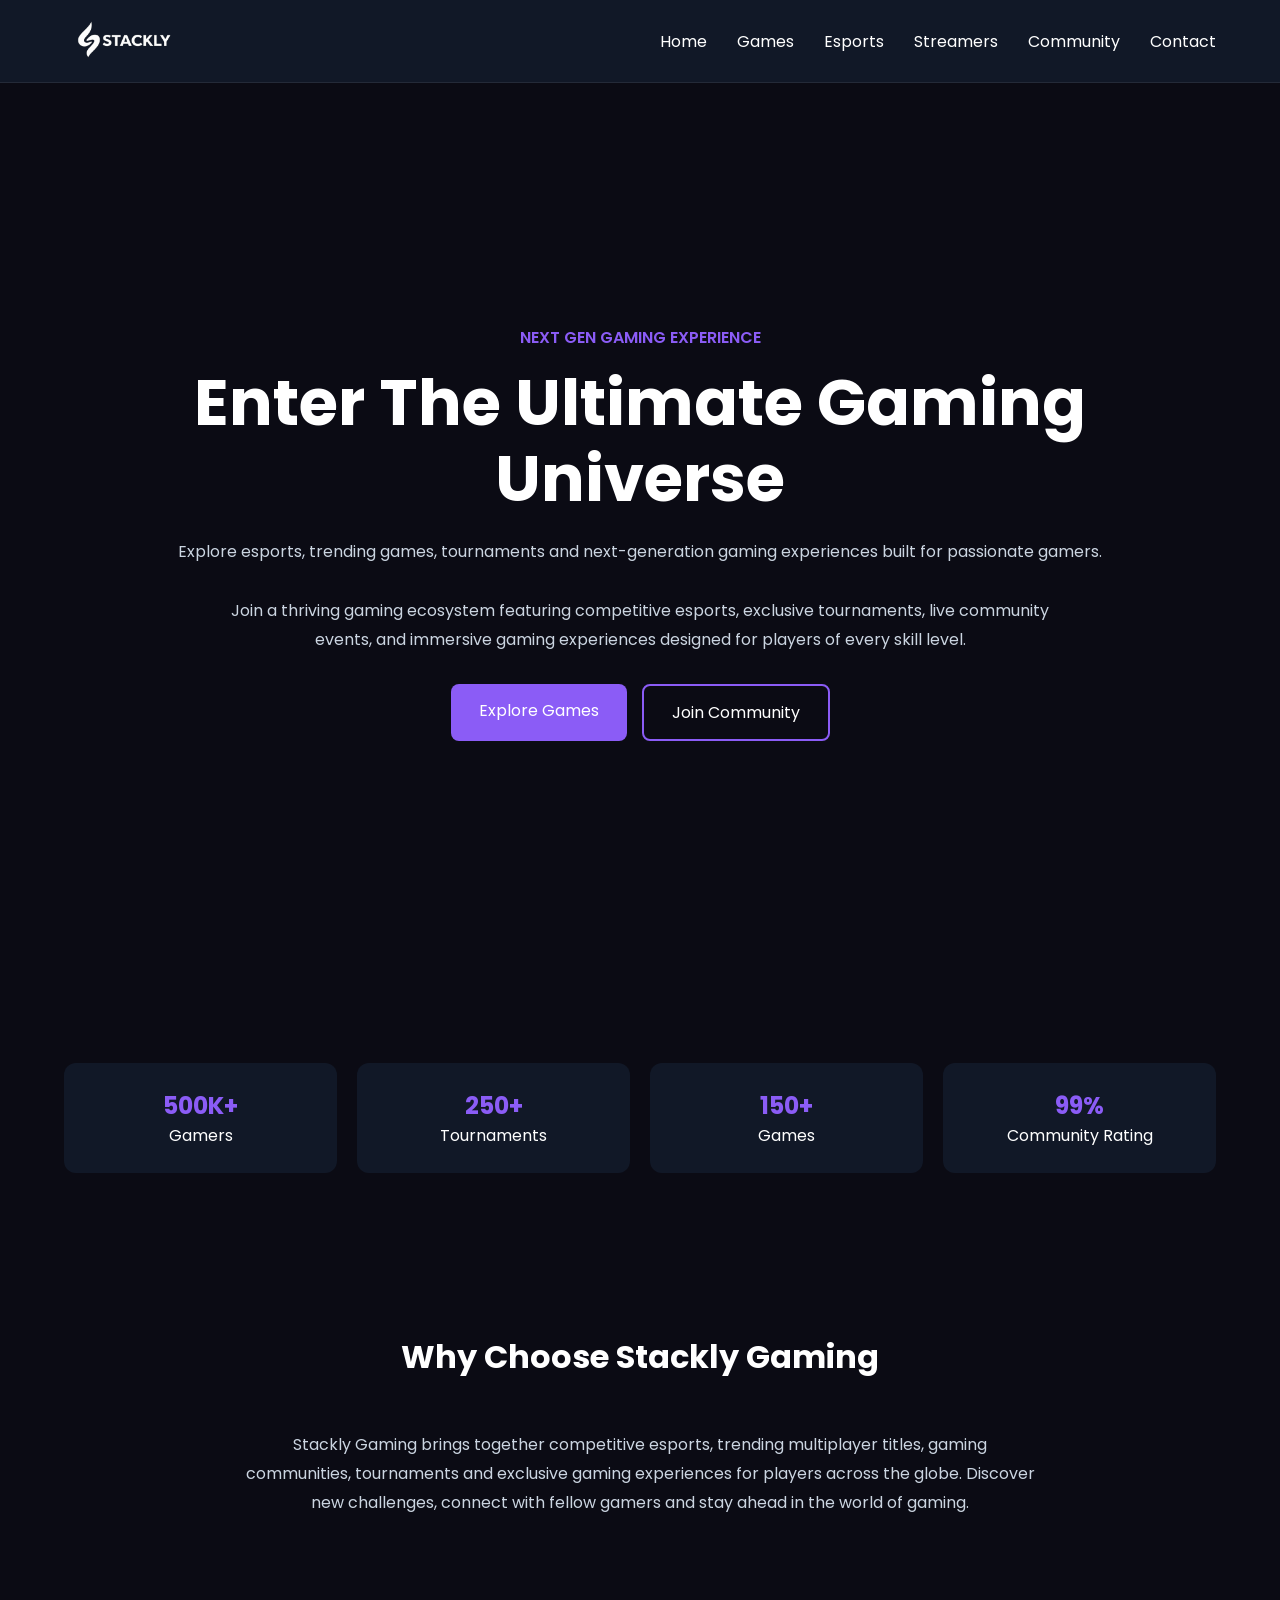
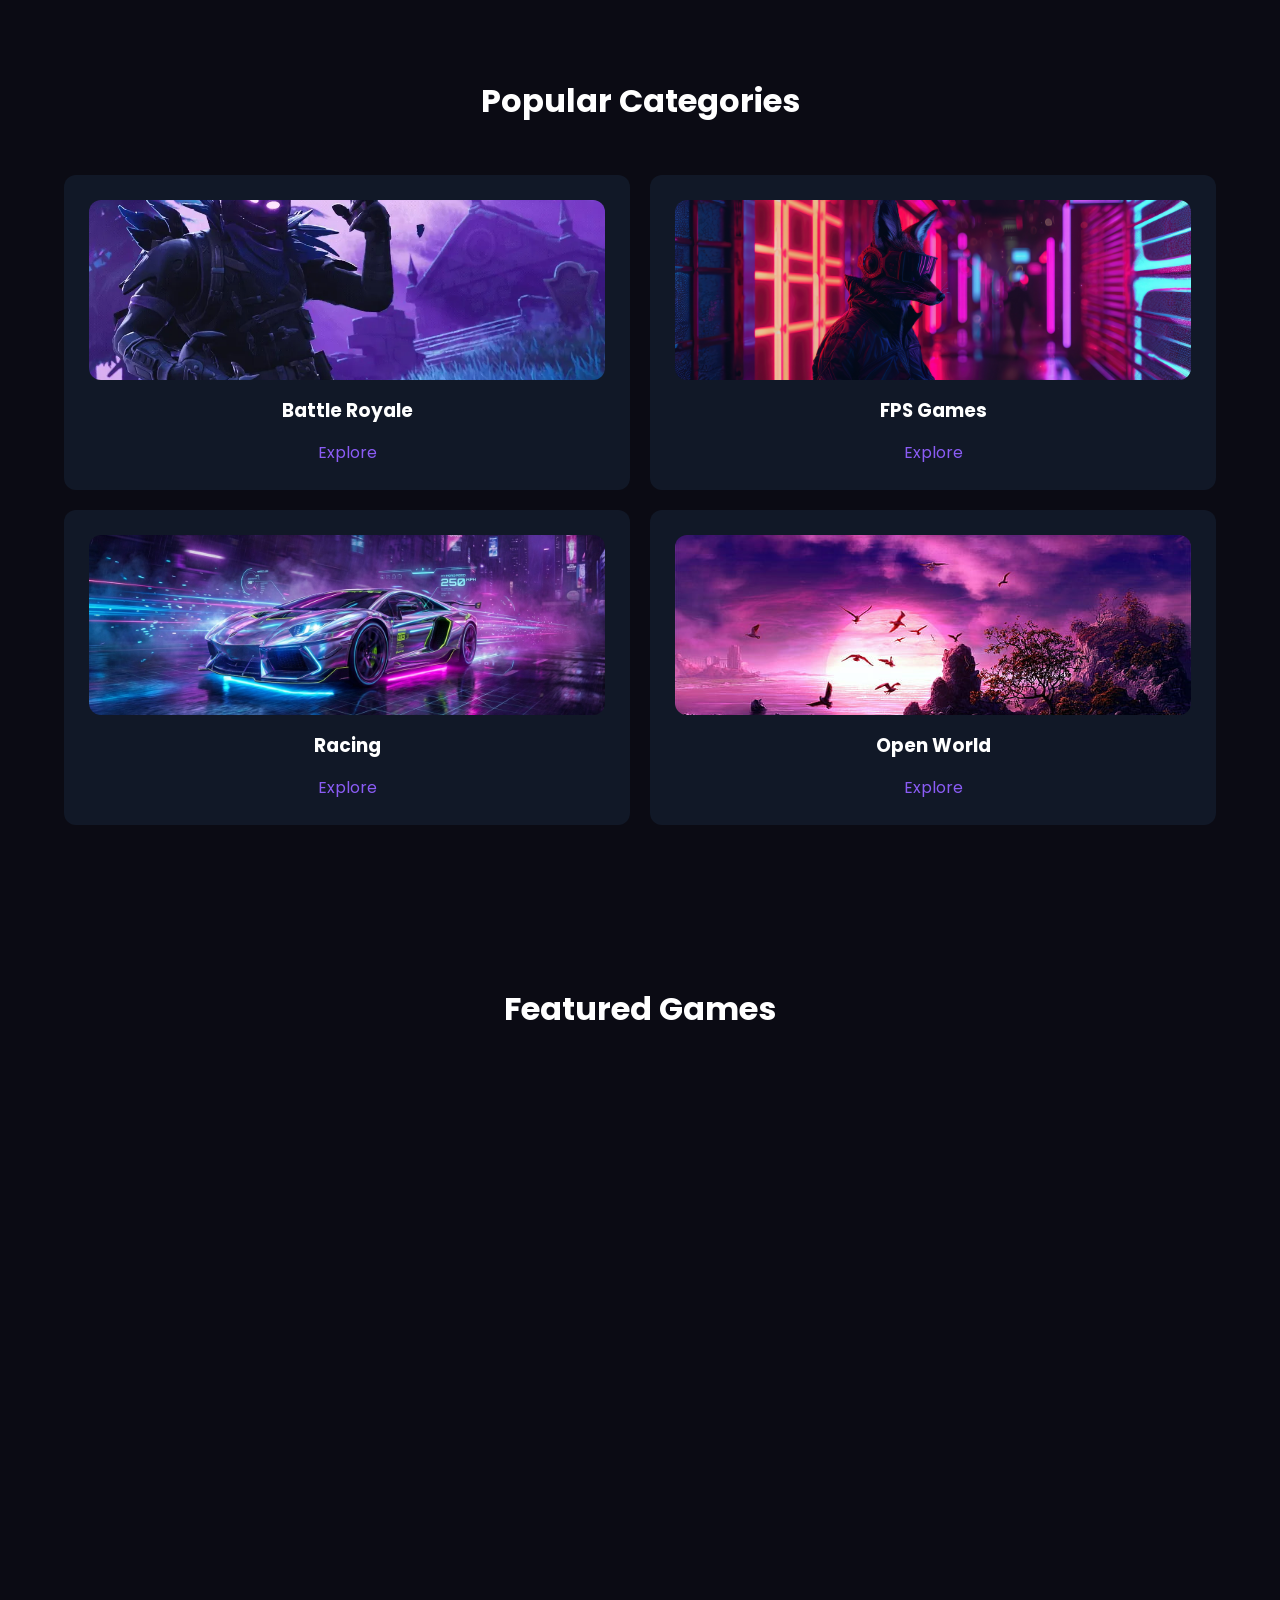
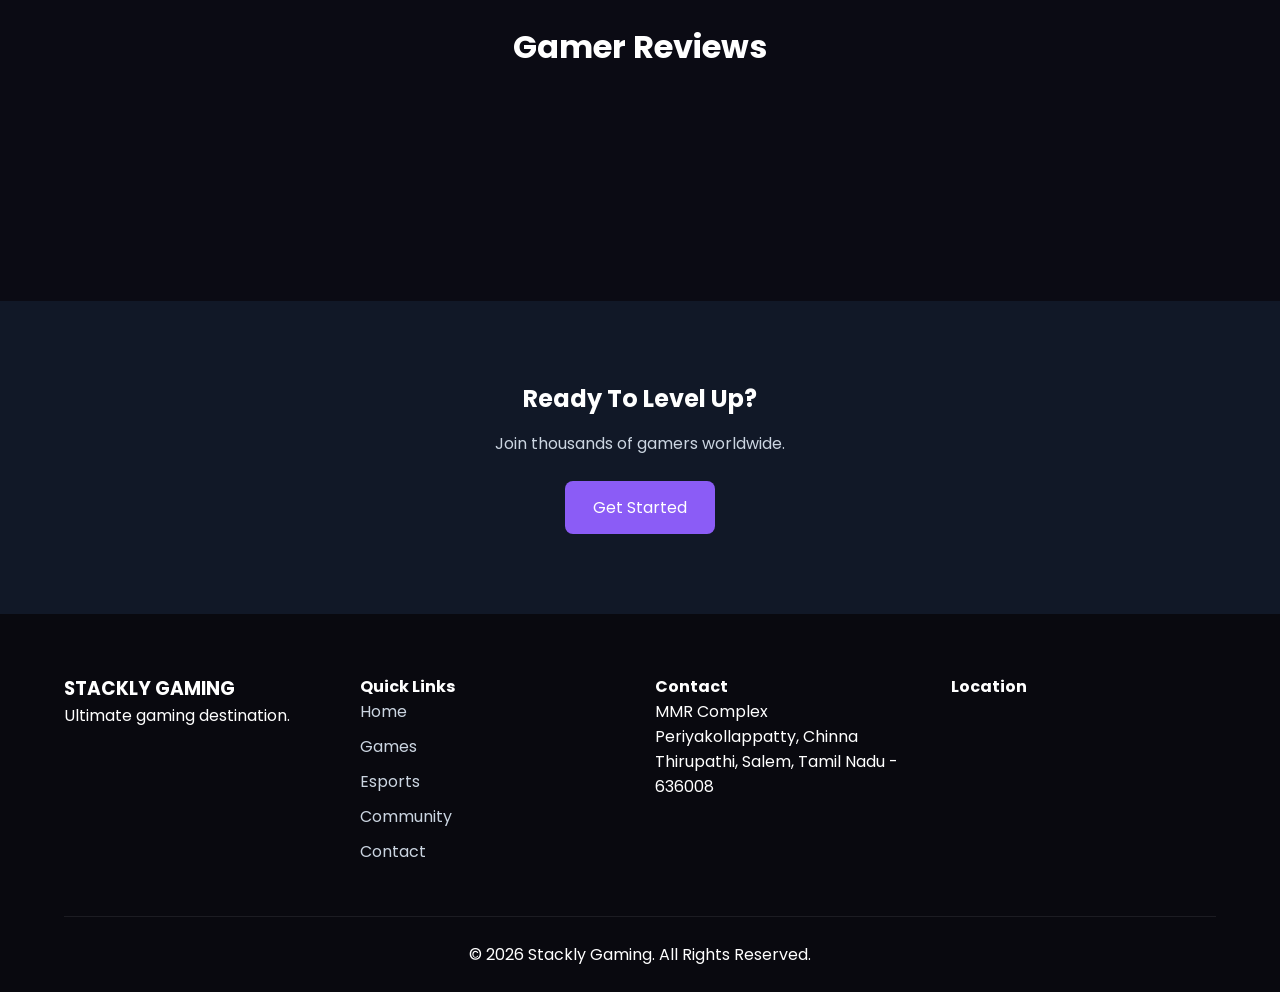
<file: index.html>
<!DOCTYPE html>
<html lang="en">

<head>

    <meta charset="UTF-8">
    <meta name="viewport" content="width=device-width, initial-scale=1.0">

    <title>STACKLY | Gaming Themes</title>

    <link rel="stylesheet" href="style.css">

    <link href="https://fonts.googleapis.com/css2?family=Poppins:wght@300;400;500;600;700;800&display=swap" rel="stylesheet">

</head>

<body>

    <!-- PRELOADER -->

    <div id="preloader">

        <div class="loader-content">

            <img src="loggo.webp" alt="Stackly Logo">

            <div class="loader-bar">
                <div class="loader-fill"></div>
            </div>

        </div>

    </div>

    <!-- HEADER -->

    <header class="header">

        <div class="container">

            <div class="nav-top">

                <a href="index.html" class="logo">

                    <img src="logo.png" alt="Stackly">

                </a>

                <button id="menuBtn" class="menu-btn">

                    ☰

                </button>

            </div>

            <nav id="navLinks" class="navbar">

                <ul class="nav-links">

                    <li><a href="index.html">Home</a></li>

                    <li><a href="404.html">Games</a></li>

                    <li><a href="404.html">Esports</a></li>

                    <li><a href="404.html">Streamers</a></li>

                    <li><a href="404.html">Community</a></li>

                    <li><a href="404.html">Contact</a></li>

                </ul>

            </nav>

        </div>

    </header>

    <!-- HERO -->

    <section class="hero">

        <div class="container">

            <div class="hero-content">

                <p class="tag">
                    NEXT GEN GAMING EXPERIENCE
                </p>

                <h1>
                    Enter The Ultimate Gaming Universe
                </h1>

                <p class="hero-text">

                    Explore esports, trending games,
                    tournaments and next-generation gaming
                    experiences built for passionate gamers.

                </p>
                
                <p class="hero-extra">

    Join a thriving gaming ecosystem featuring competitive esports,
    exclusive tournaments, live community events, and immersive
    gaming experiences designed for players of every skill level.

</p>

                <div class="hero-buttons">

                    <a href="404.html" class="btn btn-primary">
                        Explore Games
                    </a>

                    <a href="404.html" class="btn btn-outline">
                        Join Community
                    </a>

                </div>

            </div>

        </div>

    </section>

    <!-- STATS -->

    <section class="stats">

        <div class="container">

            <div class="stats-grid">

                <div class="stat-card">
                    <h2>500K+</h2>
                    <p>Gamers</p>
                </div>

                <div class="stat-card">
                    <h2>250+</h2>
                    <p>Tournaments</p>
                </div>

                <div class="stat-card">
                    <h2>150+</h2>
                    <p>Games</p>
                </div>

                <div class="stat-card">
                    <h2>99%</h2>
                    <p>Community Rating</p>
                </div>

            </div>

        </div>

    </section>
    <section class="about-gaming">

    <div class="container">

        <div class="section-heading">

            <h2>
                Why Choose Stackly Gaming
            </h2>

        </div>

        <p class="about-text">

            Stackly Gaming brings together competitive esports,
            trending multiplayer titles, gaming communities,
            tournaments and exclusive gaming experiences for
            players across the globe. Discover new challenges,
            connect with fellow gamers and stay ahead in the
            world of gaming.

        </p>

    </div>

</section>

    <!-- GAME CATEGORIES -->

    <section class="categories">

        <div class="container">

            <div class="section-heading">

                <h2>
                    Popular Categories
                </h2>

            </div>

            <div class="category-grid">

              <div class="category-card">
    <img src="battle-royale.jpg" alt="">
    <h3>Battle Royale</h3>
    <a href="404.html">Explore</a>
</div>

               <div class="category-card">
    <img src="fps-game.jpg" alt="">
    <h3>FPS Games</h3>
    <a href="404.html">Explore</a>
</div>

             <div class="category-card">
    <img src="racing-game.jpg" alt="">
    <h3>Racing</h3>
    <a href="404.html">Explore</a>
</div>

                <div class="category-card">
    <img src="openworld-game.jpg" alt="">
    <h3>Open World</h3>
    <a href="404.html">Explore</a>
</div>

            </div>

        </div>

    </section>

    <!-- FEATURED GAMES -->

    <section class="games">

        <div class="container">

            <div class="section-heading">

                <h2>
                    Featured Games
                </h2>

            </div>

            <div class="games-grid">

               <div class="game-card">

    <img src="cyber-legends.jpg" alt="">

    <h3>Cyber Legends</h3>

    <p>Futuristic multiplayer adventure.</p>

    <a href="404.html">View Details</a>

</div>

             <div class="game-card">

    <img src="warzone-elite.jpg" alt="">

    <h3>Warzone Elite</h3>

    <p>Competitive esports battlefield.</p>

    <a href="404.html">View Details</a>

</div>

              <div class="game-card">

    <img src="speed-rush.jpg" alt="">

    <h3>Speed Rush</h3>

    <p>Ultimate racing challenge.</p>

    <a href="404.html">View Details</a>

</div>

            </div>

        </div>

    </section>

    <!-- TESTIMONIALS -->

    <section class="testimonials">

        <div class="container">

            <div class="section-heading">

                <h2>
                    Gamer Reviews
                </h2>

            </div>

            <div class="testimonial-grid">

                <div class="testimonial-card">

                    <p>
                        Amazing platform for gaming lovers.
                    </p>

                    <h4>
                        Alex Carter
                    </h4>

                </div>

                <div class="testimonial-card">

                    <p>
                        Best esports and community experience.
                    </p>

                    <h4>
                        Sarah Miller
                    </h4>

                </div>

            </div>

        </div>

    </section>

    <!-- CTA -->

    <section class="cta">

        <div class="container">

            <h2>
                Ready To Level Up?
            </h2>

            <p>
                Join thousands of gamers worldwide.
            </p>

            <a href="404.html" class="btn btn-primary">
                Get Started
            </a>

        </div>

    </section>

    <!-- FOOTER -->

    <footer class="footer">

        <div class="container">

            <div class="footer-grid">

                <div>

                    <h3>STACKLY GAMING</h3>

                    <p>
                        Ultimate gaming destination.
                    </p>

                </div>

                <div>

                    <h4>Quick Links</h4>

                    <ul>

                        <li><a href="index.html">Home</a></li>
                        <li><a href="404.html">Games</a></li>
                        <li><a href="404.html">Esports</a></li>
                        <li><a href="404.html">Community</a></li>
                        <li><a href="404.html">Contact</a></li>

                    </ul>

                </div>
                     <div>

                    <h4>Contact</h4>

                    <p>MMR Complex</p>
                    <p>Periyakollappatty, Chinna</p>
                    <p>Thirupathi, Salem, Tamil Nadu - 636008</p>

                </div>
                <div>

    <h4>Location</h4>

    <iframe src="https://www.google.com/maps/embed?pb=!1m18!1m12!1m3!1d3907.1616102942394!2d78.16910888104199!3d11.682956558942367!2m3!1f0!2f0!3f0!3m2!1i1024!2i768!4f13.1!3m3!1m2!1s0x3babefef7fd970bb%3A0xe11aef1a71994f9!2sStackly!5e0!3m2!1sen!2sus!4v1780504168425!5m2!1sen!2sus" 
    width="100%" height="180" 
    style="border:0;" 
    allowfullscreen="" 
    loading="lazy" 
    referrerpolicy="no-referrer-when-downgrade"></iframe>

</div>

            </div>

            <div class="footer-bottom">

                <p>
                    © 2026 Stackly Gaming. All Rights Reserved.
                </p>

            </div>

        </div>

    </footer>

    <script src="script.js"></script>

</body>

</html>
</file>
<file: style.css>
/* =========================
   GLOBAL
========================= */

*{
    margin:0;
    padding:0;
    box-sizing:border-box;
}

html{
    scroll-behavior:smooth;
}

body{
    font-family:'Poppins',sans-serif;
    background:#0b0b14;
    color:white;
    overflow-x:hidden;
}

a{
    text-decoration:none;
}

ul{
    list-style:none;
}

img{
    max-width:100%;
    display:block;
}

.container{
    width:90%;
    max-width:1200px;
    margin:auto;
}

/* =========================
   PRELOADER
========================= */

#preloader{
    position:fixed;
    inset:0;
    background:#0b0b14;
    display:flex;
    justify-content:center;
    align-items:center;
    z-index:9999;
}

.loader-content{
    text-align:center;
}

.loader-content img{
    width:180px;
    margin:auto;
    margin-bottom:20px;
}

.loader-bar{
    width:220px;
    height:4px;
    background:#222;
    border-radius:20px;
    overflow:hidden;
}

.loader-fill{
    height:100%;
    width:0;
    background:linear-gradient(90deg,#8b5cf6,#ec4899);
    animation:loading 1.5s linear forwards;
}

@keyframes loading{

    from{
        width:0;
    }

    to{
        width:100%;
    }

}

/* =========================
   HEADER
========================= */

.header{
    position:sticky;
    top:0;
    z-index:1000;
    background:#111827;
    border-bottom:1px solid rgba(255,255,255,0.08);
}

.header .container{
    padding:1px 0;
}

.nav-top{
    display:flex;
    justify-content:space-between;
    align-items:center;
}

.logo img{
    width:120px;
}
.logo{
    position:relative;
    z-index:1001;
}

.menu-btn{
    background:none;
    border:none;
    color:white;
    font-size:1.8rem;
    cursor:pointer;

    position:relative;
    z-index:1001;
}

.navbar{
    display:none;
}

.navbar.show{
    display:block;

    position:fixed;
    top:0;
    left:0;

    width:100%;
    height:100vh;

    background:#111827;

    z-index:999;

    padding-top:100px;
}

.nav-links{
    display:flex;
    flex-direction:column;
    gap:30px;
    margin-left:30px;
}

.nav-links a{
    color:white;
    transition:0.3s;
}

.nav-links a:hover{
    color:#8b5cf6;
}

/* =========================
   HERO
========================= */

.hero{
    min-height:100vh;
    display:flex;
    align-items:center;
    text-align:center;
    background:
    linear-gradient(rgba(11,11,20,.88),rgba(11,11,20,.88)),
    url("https://images.unsplash.com/photo-1542751371-adc38448a05e?auto=format&fit=crop&w=1600&q=80");
    background-size:cover;
    background-position:center;
}

.hero-content{
    animation:fadeUp 1.2s ease;
}

.tag{
    color:#8b5cf6;
    font-weight:600;
    margin-bottom:15px;
}

.hero h1{
    font-size:2.8rem;
    line-height:1.2;
    margin-bottom:20px;
}

.hero-text{
    color:#cbd5e1;
    margin-bottom:30px;
    line-height:1.8;
}
.hero-extra{
    color:#cbd5e1;
    line-height:1.8;
    max-width:850px;
    margin:0 auto 30px;
}

.hero-buttons{
    display:flex;
    flex-direction:column;
    gap:15px;
}

.btn{
    padding:14px 28px;
    border-radius:8px;
    display:inline-block;
    transition:.3s;
}

.btn-primary{
    background:#8b5cf6;
    color:white;
}

.btn-primary:hover{
    transform:translateY(-4px);
}

.btn-outline{
    border:2px solid #8b5cf6;
    color:white;
}

.btn-outline:hover{
    background:#8b5cf6;
}

/* =========================
   SECTION
========================= */

section{
    padding:80px 0;
}

.section-heading{
    text-align:center;
    margin-bottom:50px;
}

.section-heading h2{
    font-size:2rem;
}

/* =========================
   STATS
========================= */

.stats-grid,
.category-grid,
.games-grid,
.testimonial-grid{
    display:grid;
    gap:20px;
}

.stat-card,
.category-card,
.game-card,
.testimonial-card{
    background:#111827;
    padding:25px;
    border-radius:12px;
    text-align:center;
    transition:.3s;
}

.stat-card:hover,
.category-card:hover,
.game-card:hover,
.testimonial-card:hover{
    transform:translateY(-8px);
    box-shadow:0 0 25px rgba(139,92,246,.35);
}

.stat-card h2{
    color:#8b5cf6;
}






.about-gaming{
    text-align:center;
}

.about-text{
    max-width:800px;
    margin:auto;
    color:#cbd5e1;
    line-height:1.8;
}





/* =========================
   LINKS
========================= */

.category-card a,
.game-card a{
    display:inline-block;
    margin-top:15px;
    color:#8b5cf6;
}

/* =========================
   CTA
========================= */

.cta{
    text-align:center;
    background:#111827;
}

.cta h2{
    margin-bottom:15px;
}

.cta p{
    margin-bottom:25px;
    color:#cbd5e1;
}

/* =========================
   FOOTER
========================= */

.footer{
    background:#09090f;
    padding-top:60px;
}

.footer-grid{
    display:grid;
    gap:30px;
}

.footer a{
    color:#cbd5e1;
}

.footer a:hover{
    color:#8b5cf6;
}

.footer li{
    margin-bottom:10px;
}

.footer-bottom{
    text-align:center;
    padding:25px 0;
    margin-top:30px;
    border-top:1px solid rgba(255,255,255,.08);
}

/* =========================
   ANIMATIONS
========================= */

@keyframes fadeUp{

    from{
        opacity:0;
        transform:translateY(40px);
    }

    to{
        opacity:1;
        transform:translateY(0);
    }

}

/* =========================
   TABLET
========================= */

@media(min-width:768px){

    .menu-btn{
        display:none;
    }

    .navbar{
        display:block !important;
    }

    .header .container{
        display:flex;
        justify-content:space-between;
        align-items:center;
    }

    .nav-links{
        flex-direction:row;
        margin-top:0;
    }

    .hero-buttons{
        flex-direction:row;
        justify-content:center;
    }

    .stats-grid{
        grid-template-columns:repeat(4,1fr);
    }

    .category-grid{
        grid-template-columns:repeat(2,1fr);
    }

    .games-grid{
        grid-template-columns:repeat(3,1fr);
    }

    .testimonial-grid{
        grid-template-columns:repeat(2,1fr);
    }

    .footer-grid{
    grid-template-columns:repeat(4,1fr);
    align-items:start;
}

    .hero h1{
        font-size:4rem;
    }

}

.category-card img{
    width:100%;
    height:180px;
    object-fit:cover;
    border-radius:12px;
    margin-bottom:16px;
}

.game-card img{
    width:100%;
    height:220px;
    object-fit:cover;
    border-radius:12px;
    margin-bottom:16px;
}

.category-card{
    overflow:hidden;
}

.game-card{
    overflow:hidden;
}

.category-card img:hover,
.game-card img:hover{
    transform:scale(1.05);
    transition:0.5s;
}

.game-card{
    position:relative;
}

.game-card:hover{
    box-shadow:0 0 30px rgba(139,92,246,.5);
}
</file>
